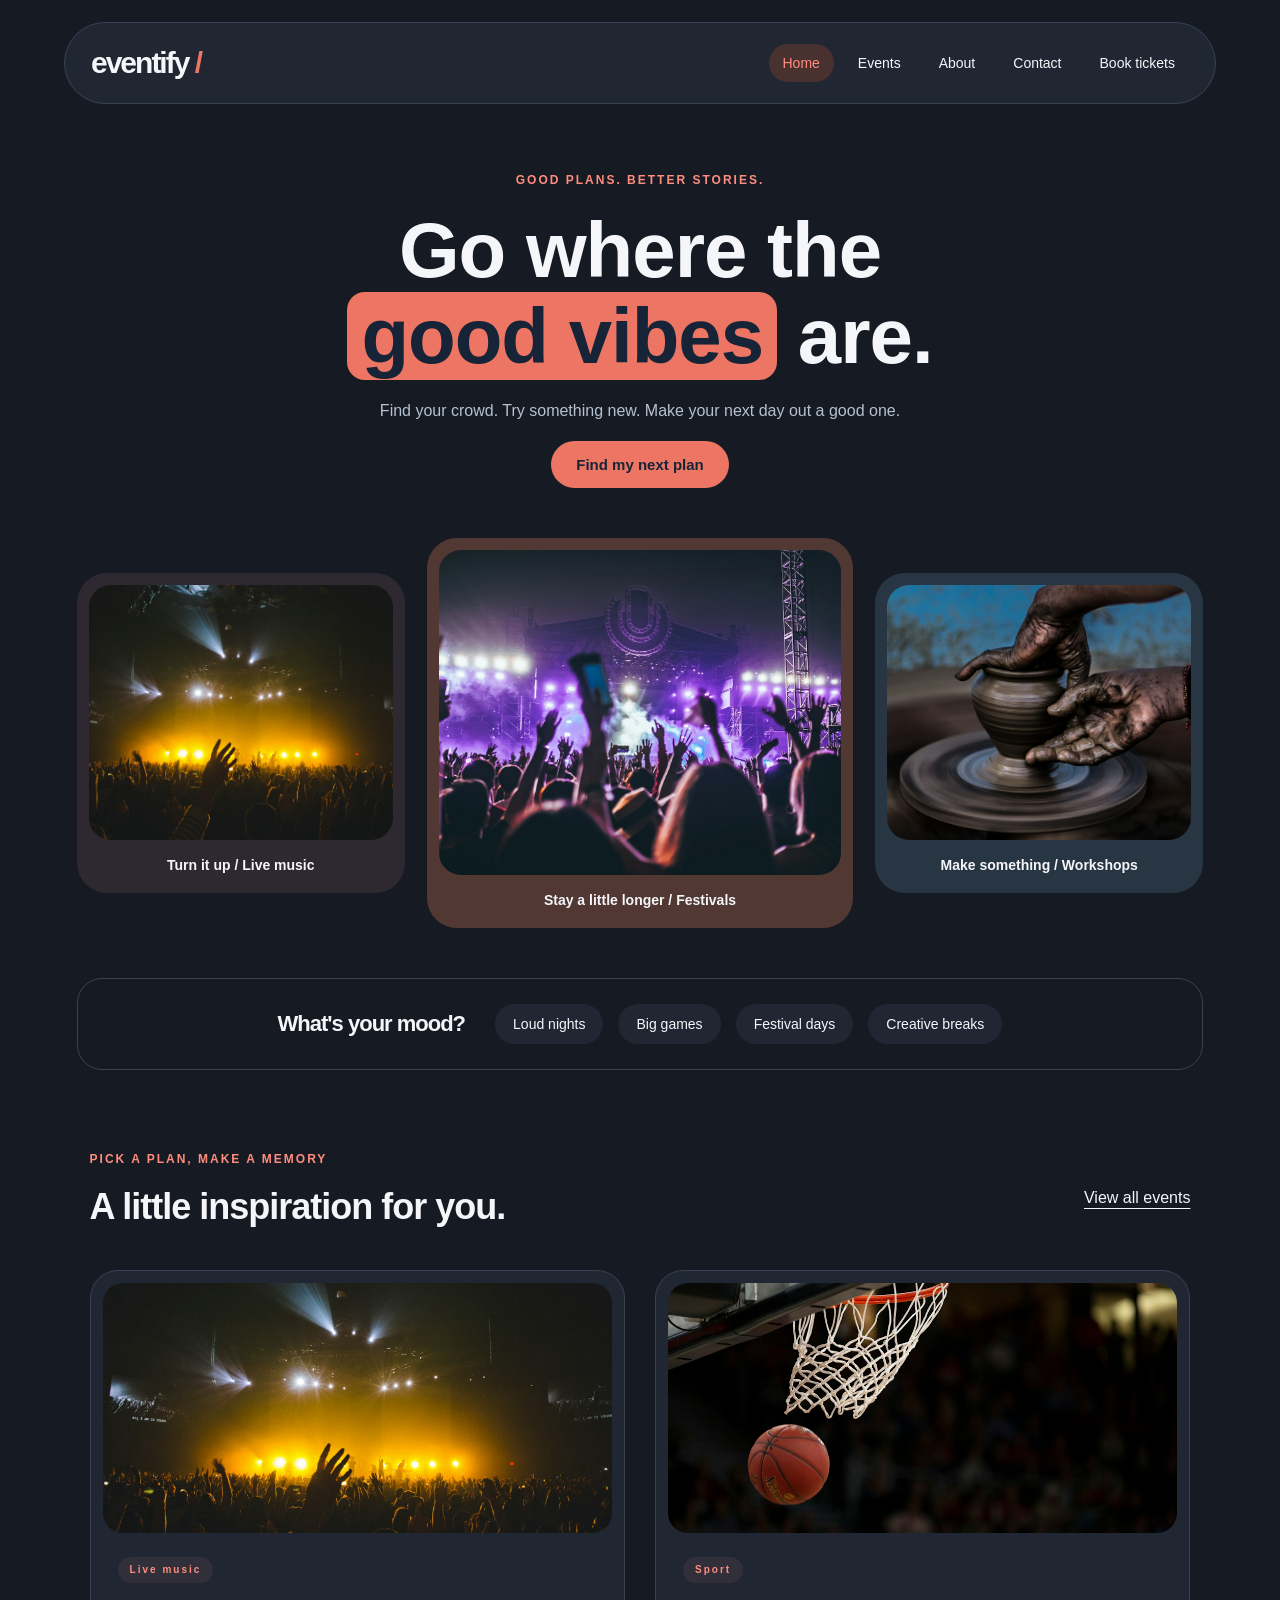
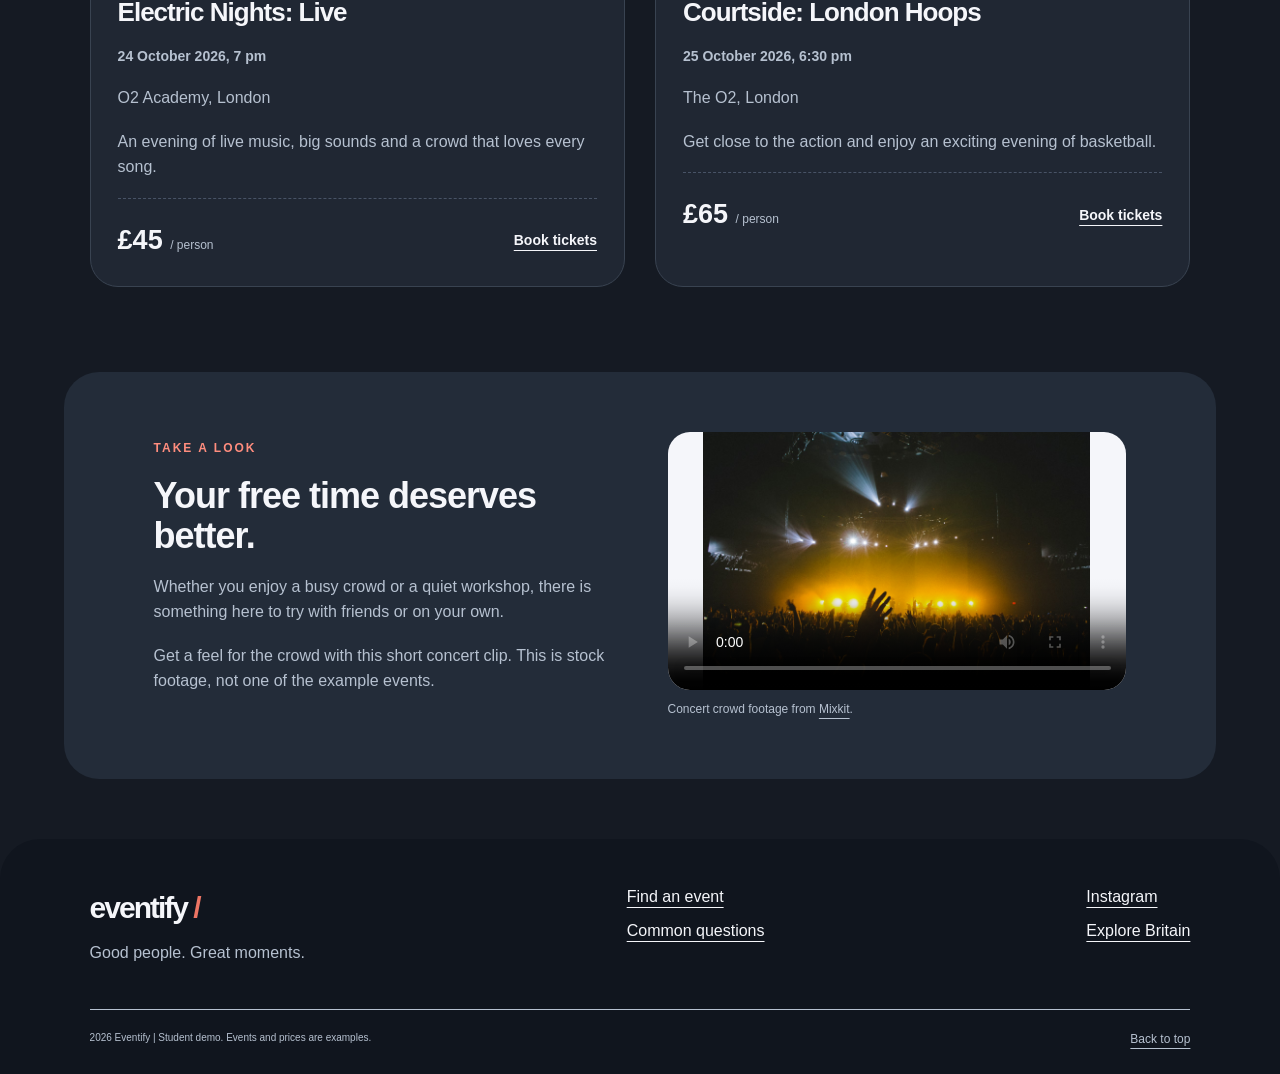
<file: index.html>
<!DOCTYPE html>
<html lang="en-GB">
<head>
  <meta charset="UTF-8">
  <meta name="viewport" content="width=device-width, initial-scale=1.0">
  <meta name="description" content="Discover music, sport, festivals and workshops with Eventify.">
  <title>Feel the moment - Eventify</title>
  <link rel="stylesheet" href="css/style.css">
</head>
<body id="top">
  <a class="skip" href="#main">Skip to content</a>
  <!-- The same menu appears on every page. -->
  <header>
    <a class="logo" href="index.html">eventify<span> /</span></a>
    <nav aria-label="Main menu">
      <a href="index.html" aria-current="page">Home</a>
      <a href="events.html">Events</a>
      <a href="about.html">About</a>
      <a href="contact.html">Contact</a>
      <a href="booking.html">Book tickets</a>
    </nav>
  </header>
  <main id="main">
    <section class="hero">
      <p class="eyebrow">GOOD PLANS. BETTER STORIES.</p>
      <h1>Go where the<br><span>good vibes</span> are.</h1>
      <p>Find your crowd. Try something new. Make your next day out a good one.</p>
      <a class="button" href="events.html">Find my next plan</a>
      <div class="photo-wall">
        <a class="photo-tile" href="events.html#concert"><img src="images/concert.jpg" alt="A crowd at a live concert"><span>Turn it up / Live music</span></a>
        <a class="photo-tile" href="events.html#festival"><img src="images/festival.jpg" alt="People enjoying a music festival"><span>Stay a little longer / Festivals</span></a>
        <a class="photo-tile" href="events.html#workshop"><img src="images/workshop.jpg" alt="Hands shaping a clay pot"><span>Make something / Workshops</span></a>
      </div>
    </section>
    <section class="mood-bar" aria-label="Choose your day out">
      <h2>What's your mood?</h2>
      <a href="events.html#concert">Loud nights</a>
      <a href="events.html#basketball">Big games</a>
      <a href="events.html#festival">Festival days</a>
      <a href="events.html#workshop">Creative breaks</a>
    </section>
    <section class="section">
      <div class="section-heading"><div><p class="eyebrow">PICK A PLAN, MAKE A MEMORY</p><h2>A little inspiration for you.</h2></div><a href="events.html">View all events</a></div>
      <div class="cards">      <article class="card" id="concert">
        <img src="images/concert.jpg" alt="Crowd watching a live concert" loading="lazy">
        <div class="card-body"><p class="eyebrow">Live music</p><h3>Electric Nights: Live</h3><p class="date">24 October 2026, 7 pm</p><p>O2 Academy, London</p><p>An evening of live music, big sounds and a crowd that loves every song.</p>
          <div class="card-bottom"><strong>&pound;45 <small>/ person</small></strong><a href="booking.html#concert">Book tickets</a></div>
        </div>
      </article>      <article class="card" id="basketball">
        <img src="images/basketball.jpg" alt="Basketball court inside an arena" loading="lazy">
        <div class="card-body"><p class="eyebrow">Sport</p><h3>Courtside: London Hoops</h3><p class="date">25 October 2026, 6:30 pm</p><p>The O2, London</p><p>Get close to the action and enjoy an exciting evening of basketball.</p>
          <div class="card-bottom"><strong>&pound;65 <small>/ person</small></strong><a href="booking.html#basketball">Book tickets</a></div>
        </div>
      </article></div>
    </section>
    <section class="split section dark" id="watch">
      <div><p class="eyebrow">TAKE A LOOK</p><h2>Your free time deserves better.</h2><p>Whether you enjoy a busy crowd or a quiet workshop, there is something here to try with friends or on your own.</p><p>Get a feel for the crowd with this short concert clip. This is stock footage, not one of the example events.</p></div>
      <figure><video controls preload="metadata" poster="images/concert.jpg"><source src="images/concert-video.mp4" type="video/mp4">Your browser cannot play this video. <a href="images/concert-video.mp4">Download the concert video</a>.</video><figcaption>Concert crowd footage from <a href="https://mixkit.co/free-stock-video/audience-at-a-concert-4269/">Mixkit</a>.</figcaption></figure>
    </section>
  </main>
  <footer>
    <div class="footer-top">
      <div><a class="logo" href="index.html">eventify<span> /</span></a><p>Good people. Great moments.</p></div>
      <div><a href="events.html">Find an event</a><br><a href="contact.html#faq">Common questions</a></div>
      <div><a href="https://www.instagram.com/">Instagram</a><br><a href="https://www.visitbritain.com/">Explore Britain</a></div>
    </div>
    <div class="footer-bottom"><small>2026 Eventify | Student demo. Events and prices are examples.</small><a href="#top">Back to top</a></div>
  </footer>
</body>
</html>
</file>
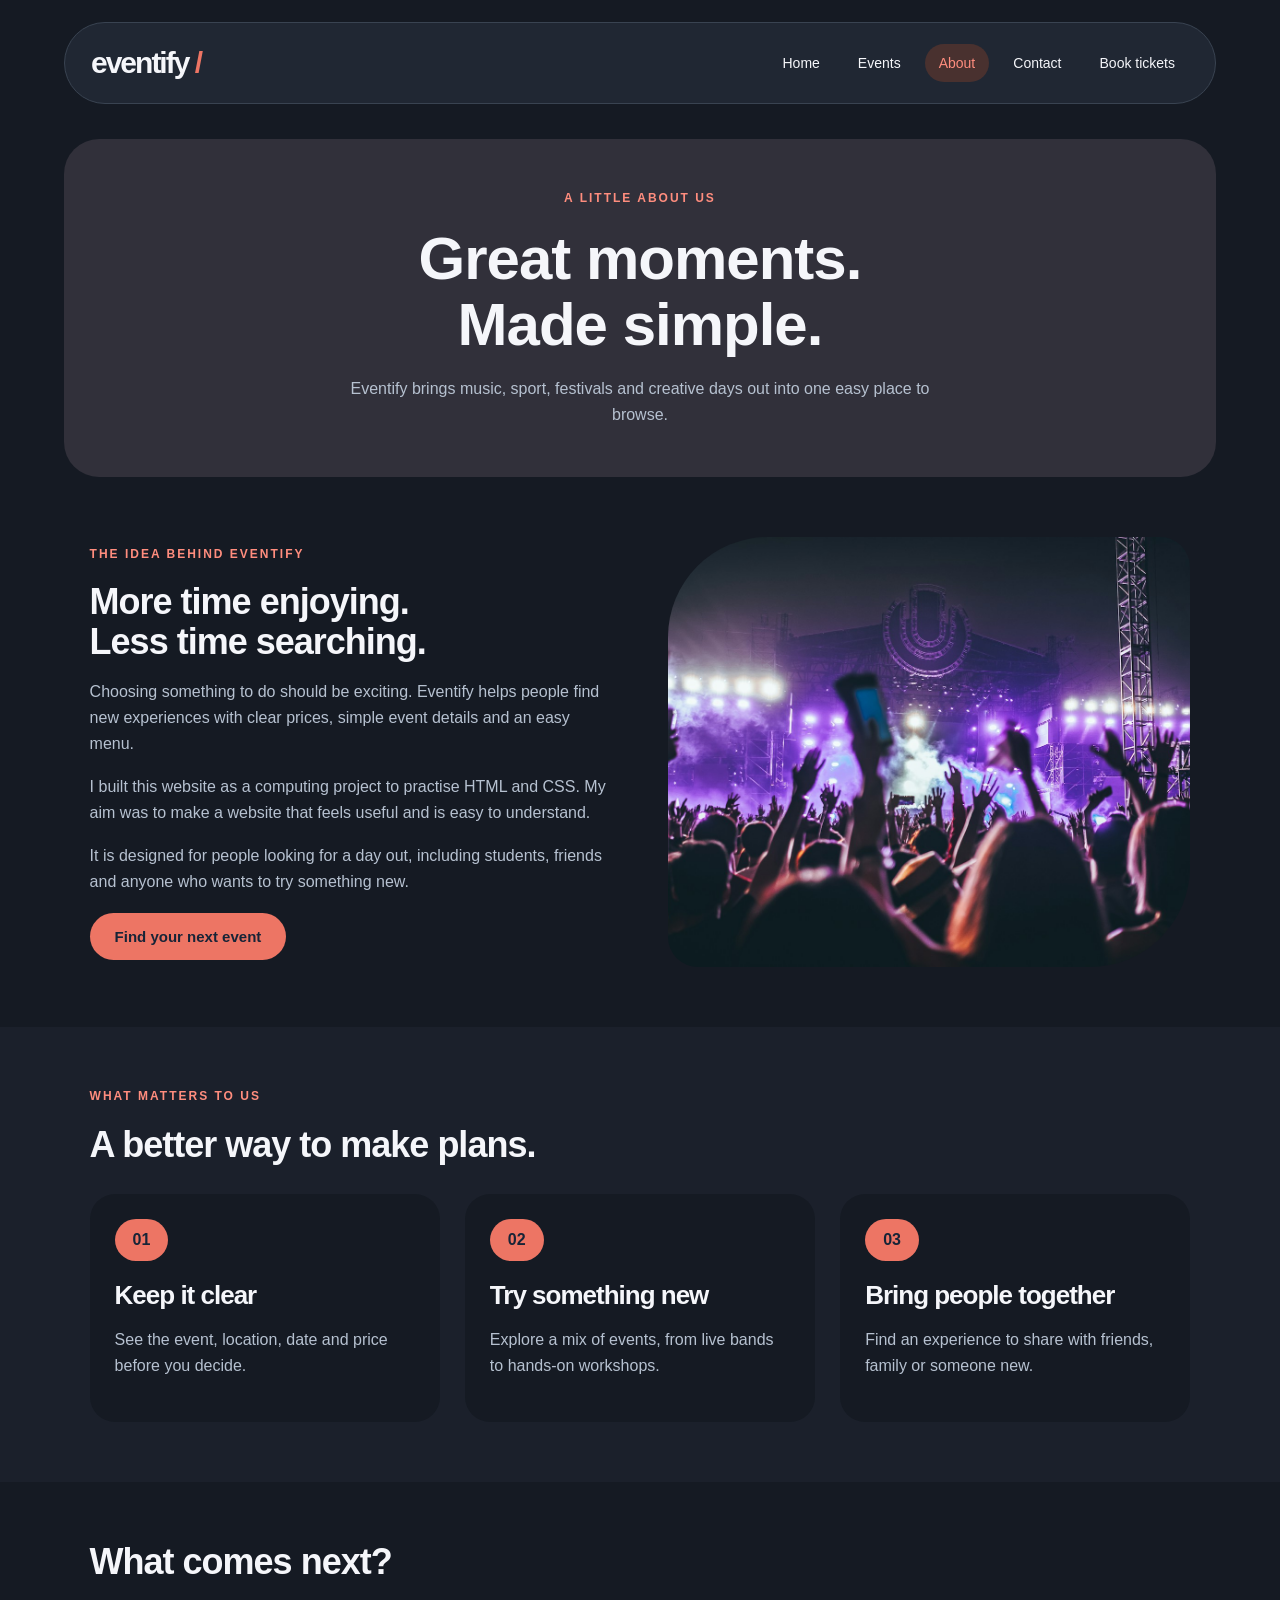
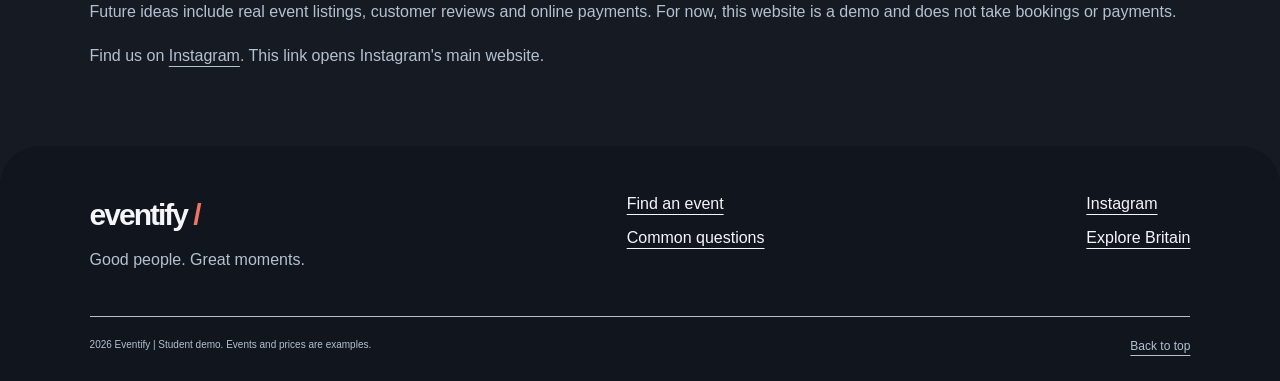
<file: about.html>
<!DOCTYPE html>
<html lang="en-GB">
<head>
  <meta charset="UTF-8">
  <meta name="viewport" content="width=device-width, initial-scale=1.0">
  <meta name="description" content="Discover music, sport, festivals and workshops with Eventify.">
  <title>About us - Eventify</title>
  <link rel="stylesheet" href="css/style.css">
</head>
<body id="top">
  <a class="skip" href="#main">Skip to content</a>
  <!-- The same menu appears on every page. -->
  <header>
    <a class="logo" href="index.html">eventify<span> /</span></a>
    <nav aria-label="Main menu">
      <a href="index.html">Home</a>
      <a href="events.html">Events</a>
      <a href="about.html" aria-current="page">About</a>
      <a href="contact.html">Contact</a>
      <a href="booking.html">Book tickets</a>
    </nav>
  </header>
  <main id="main">
    <section class="page-title"><p class="eyebrow">A LITTLE ABOUT US</p><h1>Great moments.<br>Made simple.</h1><p>Eventify brings music, sport, festivals and creative days out into one easy place to browse.</p></section>
    <section class="section split">

      <div><p class="eyebrow">THE IDEA BEHIND EVENTIFY</p><h2>More time enjoying.<br>Less time searching.</h2><p>Choosing something to do should be exciting. Eventify helps people find new experiences with clear prices, simple event details and an easy menu.</p><p>I built this website as a computing project to practise HTML and CSS. My aim was to make a website that feels useful and is easy to understand.</p><p>It is designed for people looking for a day out, including students, friends and anyone who wants to try something new.</p><a class="button" href="events.html">Find your next event</a></div>
      <img class="feature-photo" src="images/festival.jpg" alt="A festival crowd enjoying an outdoor performance">
    </section>
    <section class="section light"><p class="eyebrow">WHAT MATTERS TO US</p><h2>A better way to make plans.</h2><div class="three-columns"><article><span class="number">01</span><h3>Keep it clear</h3><p>See the event, location, date and price before you decide.</p></article><article><span class="number">02</span><h3>Try something new</h3><p>Explore a mix of events, from live bands to hands-on workshops.</p></article><article><span class="number">03</span><h3>Bring people together</h3><p>Find an experience to share with friends, family or someone new.</p></article></div></section>
    <section class="section"><h2>What comes next?</h2><p>Future ideas include real event listings, customer reviews and online payments. For now, this website is a demo and does not take bookings or payments.</p><p>Find us on <a href="https://www.instagram.com/">Instagram</a>. This link opens Instagram's main website.</p></section>
  </main>
  <footer>
    <div class="footer-top">
      <div><a class="logo" href="index.html">eventify<span> /</span></a><p>Good people. Great moments.</p></div>
      <div><a href="events.html">Find an event</a><br><a href="contact.html#faq">Common questions</a></div>
      <div><a href="https://www.instagram.com/">Instagram</a><br><a href="https://www.visitbritain.com/">Explore Britain</a></div>
    </div>
    <div class="footer-bottom"><small>2026 Eventify | Student demo. Events and prices are examples.</small><a href="#top">Back to top</a></div>
  </footer>
</body>
</html>
</file>
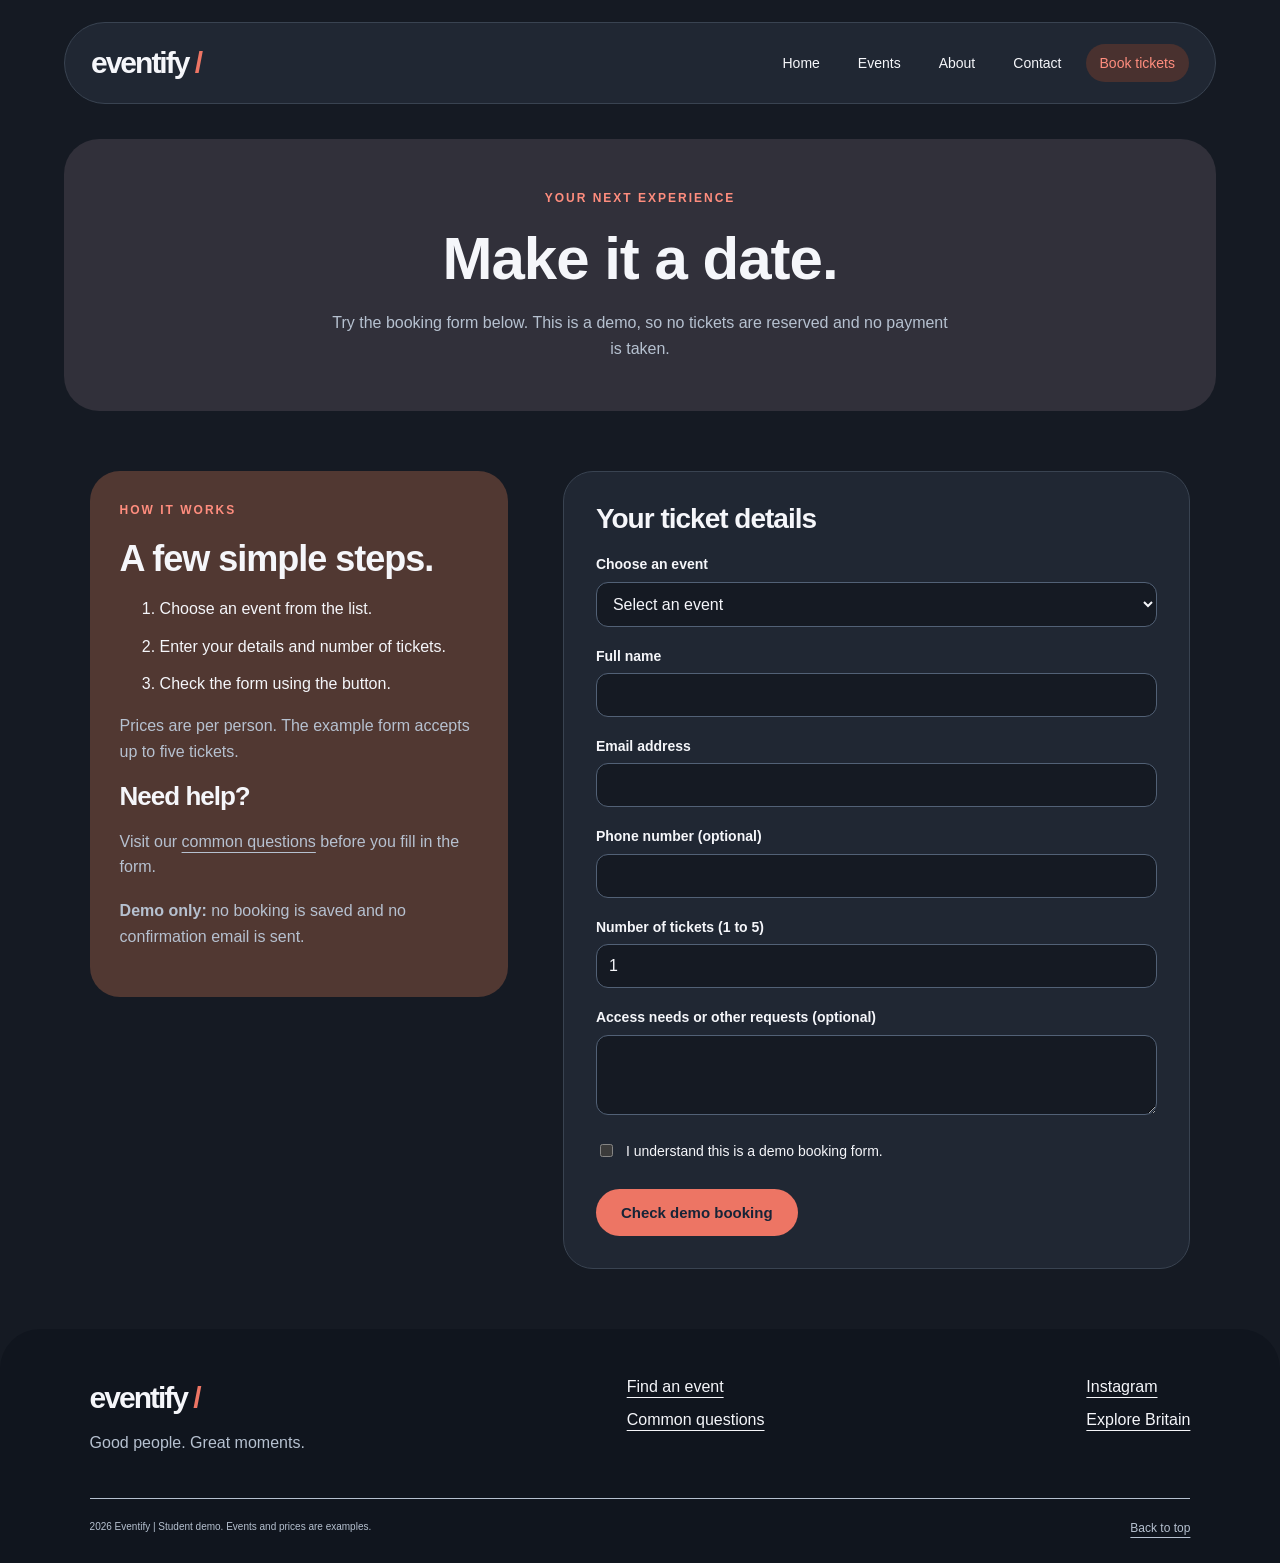
<file: booking.html>
<!DOCTYPE html>
<html lang="en-GB">
<head>
  <meta charset="UTF-8">
  <meta name="viewport" content="width=device-width, initial-scale=1.0">
  <meta name="description" content="Discover music, sport, festivals and workshops with Eventify.">
  <title>Book tickets - Eventify</title>
  <link rel="stylesheet" href="css/style.css">
</head>
<body id="top">
  <a class="skip" href="#main">Skip to content</a>
  <!-- The same menu appears on every page. -->
  <header>
    <a class="logo" href="index.html">eventify<span> /</span></a>
    <nav aria-label="Main menu">
      <a href="index.html">Home</a>
      <a href="events.html">Events</a>
      <a href="about.html">About</a>
      <a href="contact.html">Contact</a>
      <a href="booking.html" aria-current="page">Book tickets</a>
    </nav>
  </header>
  <main id="main">
    <section class="page-title"><p class="eyebrow">YOUR NEXT EXPERIENCE</p><h1>Make it a date.</h1><p>Try the booking form below. This is a demo, so no tickets are reserved and no payment is taken.</p></section>
    <section class="section split form-layout">
      <aside><p class="eyebrow">HOW IT WORKS</p><h2>A few simple steps.</h2><ol><li>Choose an event from the list.</li><li>Enter your details and number of tickets.</li><li>Check the form using the button.</li></ol><p>Prices are per person. The example form accepts up to five tickets.</p><h3>Need help?</h3><p>Visit our <a href="contact.html#faq">common questions</a> before you fill in the form.</p><p><strong>Demo only:</strong> no booking is saved and no confirmation email is sent.</p></aside>
      <div>
        <p class="notice" id="concert">You viewed Electric Nights: Live. Choose it from the event list below.</p>
        <p class="notice" id="basketball">You viewed Courtside: London Hoops. Choose it from the event list below.</p>
        <p class="notice" id="festival">You viewed Golden Hour Festival. Choose it from the event list below.</p>
        <p class="notice" id="workshop">You viewed Clay &amp; Create. Choose it from the event list below.</p>
        <p class="notice" id="demo" role="status">Demo complete. No booking was created, no details were saved and no payment was taken.</p>
        <!-- HTML checks required fields and the email format. -->
        <form action="booking.html#demo" method="get">
          <h2>Your ticket details</h2>
          <label for="event">Choose an event</label>
          <select id="event" required><option value="">Select an event</option><option>Electric Nights: Live - &pound;45</option><option>Courtside: London Hoops - &pound;65</option><option>Golden Hour Festival - &pound;89</option><option>Clay &amp; Create - &pound;35</option></select>
          <label for="fullname">Full name</label><input id="fullname" type="text" autocomplete="name" required>
          <label for="email">Email address</label><input id="email" type="email" autocomplete="email" required>
          <label for="phone">Phone number (optional)</label><input id="phone" type="tel" autocomplete="tel">
          <label for="tickets">Number of tickets (1 to 5)</label><input id="tickets" type="number" min="1" max="5" value="1" required>
          <label for="notes">Access needs or other requests (optional)</label><textarea id="notes" rows="3"></textarea>
          <label class="check"><input type="checkbox" required> I understand this is a demo booking form.</label>
          <button class="button" type="submit">Check demo booking</button>
        </form>
      </div>
    </section>
  </main>
  <footer>
    <div class="footer-top">
      <div><a class="logo" href="index.html">eventify<span> /</span></a><p>Good people. Great moments.</p></div>
      <div><a href="events.html">Find an event</a><br><a href="contact.html#faq">Common questions</a></div>
      <div><a href="https://www.instagram.com/">Instagram</a><br><a href="https://www.visitbritain.com/">Explore Britain</a></div>
    </div>
    <div class="footer-bottom"><small>2026 Eventify | Student demo. Events and prices are examples.</small><a href="#top">Back to top</a></div>
  </footer>
</body>
</html>
</file>
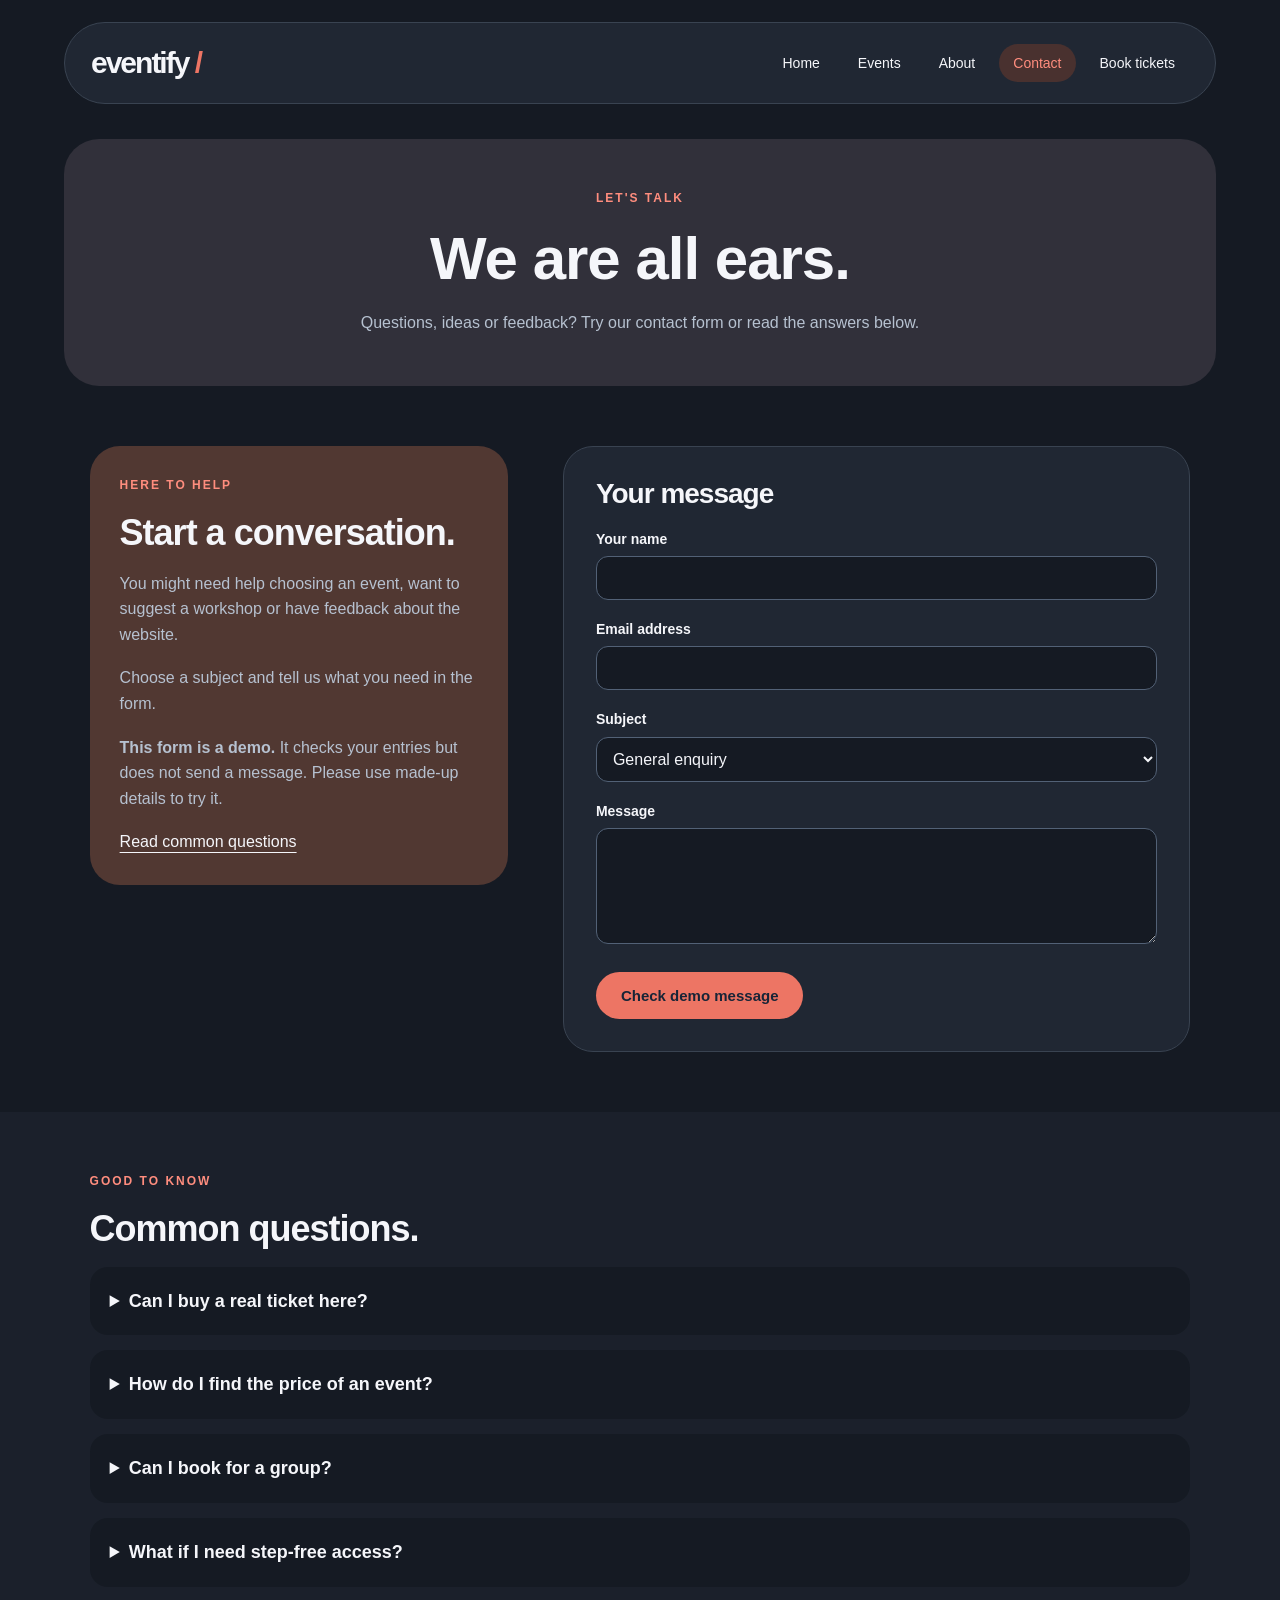
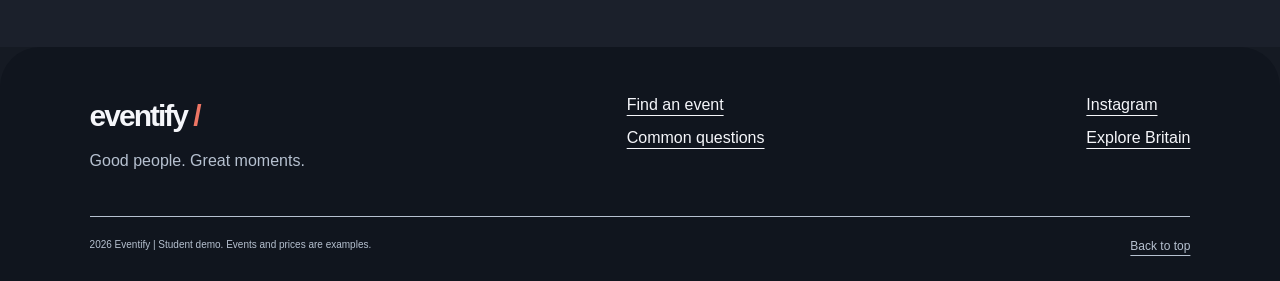
<file: contact.html>
<!DOCTYPE html>
<html lang="en-GB">
<head>
  <meta charset="UTF-8">
  <meta name="viewport" content="width=device-width, initial-scale=1.0">
  <meta name="description" content="Discover music, sport, festivals and workshops with Eventify.">
  <title>Contact us - Eventify</title>
  <link rel="stylesheet" href="css/style.css">
</head>
<body id="top">
  <a class="skip" href="#main">Skip to content</a>
  <!-- The same menu appears on every page. -->
  <header>
    <a class="logo" href="index.html">eventify<span> /</span></a>
    <nav aria-label="Main menu">
      <a href="index.html">Home</a>
      <a href="events.html">Events</a>
      <a href="about.html">About</a>
      <a href="contact.html" aria-current="page">Contact</a>
      <a href="booking.html">Book tickets</a>
    </nav>
  </header>
  <main id="main">
    <section class="page-title"><p class="eyebrow">LET'S TALK</p><h1>We are all ears.</h1><p>Questions, ideas or feedback? Try our contact form or read the answers below.</p></section>
    <section class="section split form-layout">
      <aside><p class="eyebrow">HERE TO HELP</p><h2>Start a conversation.</h2><p>You might need help choosing an event, want to suggest a workshop or have feedback about the website.</p><p>Choose a subject and tell us what you need in the form.</p><p><strong>This form is a demo.</strong> It checks your entries but does not send a message. Please use made-up details to try it.</p><a href="#faq">Read common questions</a></aside>
      <div><p class="notice" id="demo" role="status">Demo complete. Your form was checked. No message was sent and no details were saved.</p>
        <form action="contact.html#demo" method="get"><h2>Your message</h2>
          <label for="name">Your name</label><input id="name" type="text" autocomplete="name" required>
          <label for="email">Email address</label><input id="email" type="email" autocomplete="email" required>
          <label for="subject">Subject</label><select id="subject"><option>General enquiry</option><option>Booking help</option><option>Suggest an event</option><option>Website feedback</option></select>
          <label for="message">Message</label><textarea id="message" rows="5" required></textarea>
          <button class="button" type="submit">Check demo message</button>
        </form>
      </div>
    </section>
    <section class="section light" id="faq"><p class="eyebrow">GOOD TO KNOW</p><h2>Common questions.</h2>
      <details><summary>Can I buy a real ticket here?</summary><p>No. Eventify is a student demo. The events and prices are examples, and the booking form does not reserve tickets.</p></details>
      <details><summary>How do I find the price of an event?</summary><p>Open the Events page. Each event has a price per person, and there is a table to help you compare them.</p></details>
      <details><summary>Can I book for a group?</summary><p>The example form lets you choose one to five tickets. A real service would need a booking system to check places and take payments.</p></details>
      <details><summary>What if I need step-free access?</summary><p>For a real event, check access details directly with the venue before paying. The demo form includes a space to try adding access requests.</p></details>
    </section>
  </main>
  <footer>
    <div class="footer-top">
      <div><a class="logo" href="index.html">eventify<span> /</span></a><p>Good people. Great moments.</p></div>
      <div><a href="events.html">Find an event</a><br><a href="contact.html#faq">Common questions</a></div>
      <div><a href="https://www.instagram.com/">Instagram</a><br><a href="https://www.visitbritain.com/">Explore Britain</a></div>
    </div>
    <div class="footer-bottom"><small>2026 Eventify | Student demo. Events and prices are examples.</small><a href="#top">Back to top</a></div>
  </footer>
</body>
</html>
</file>
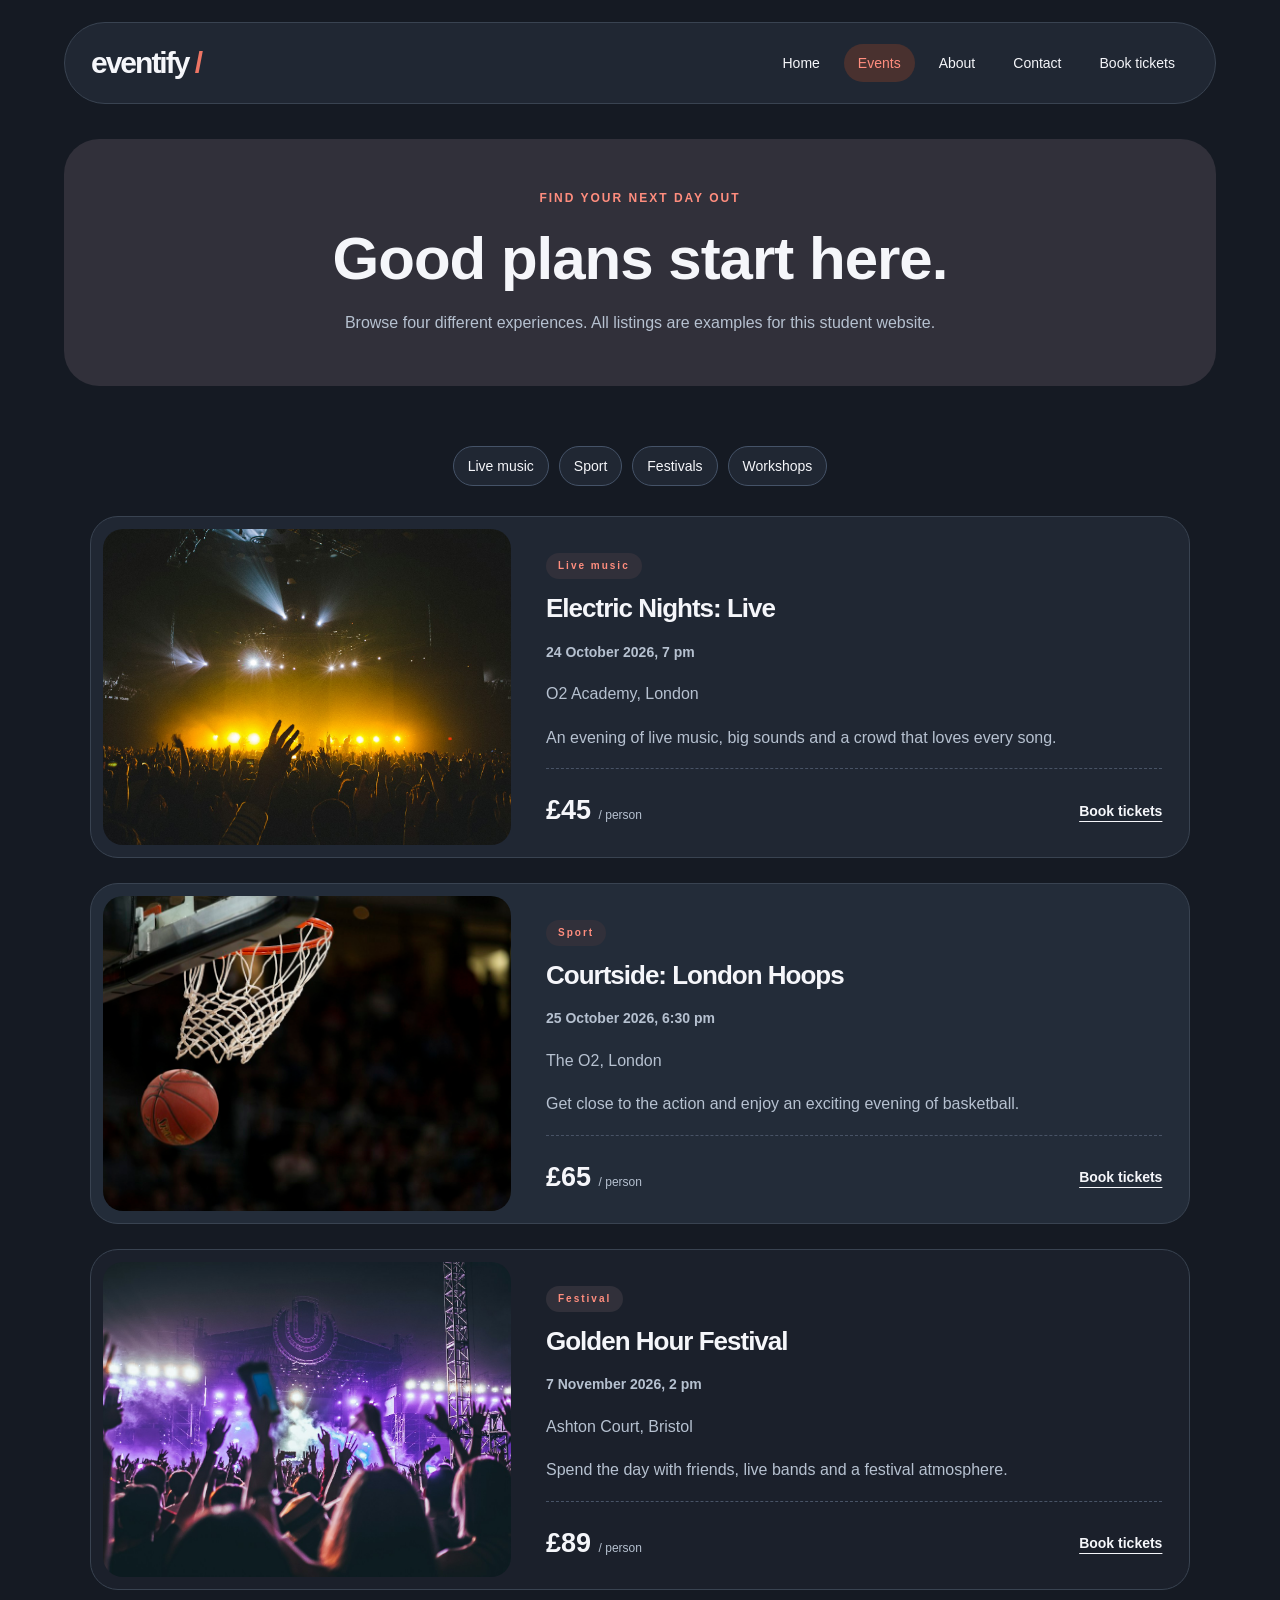
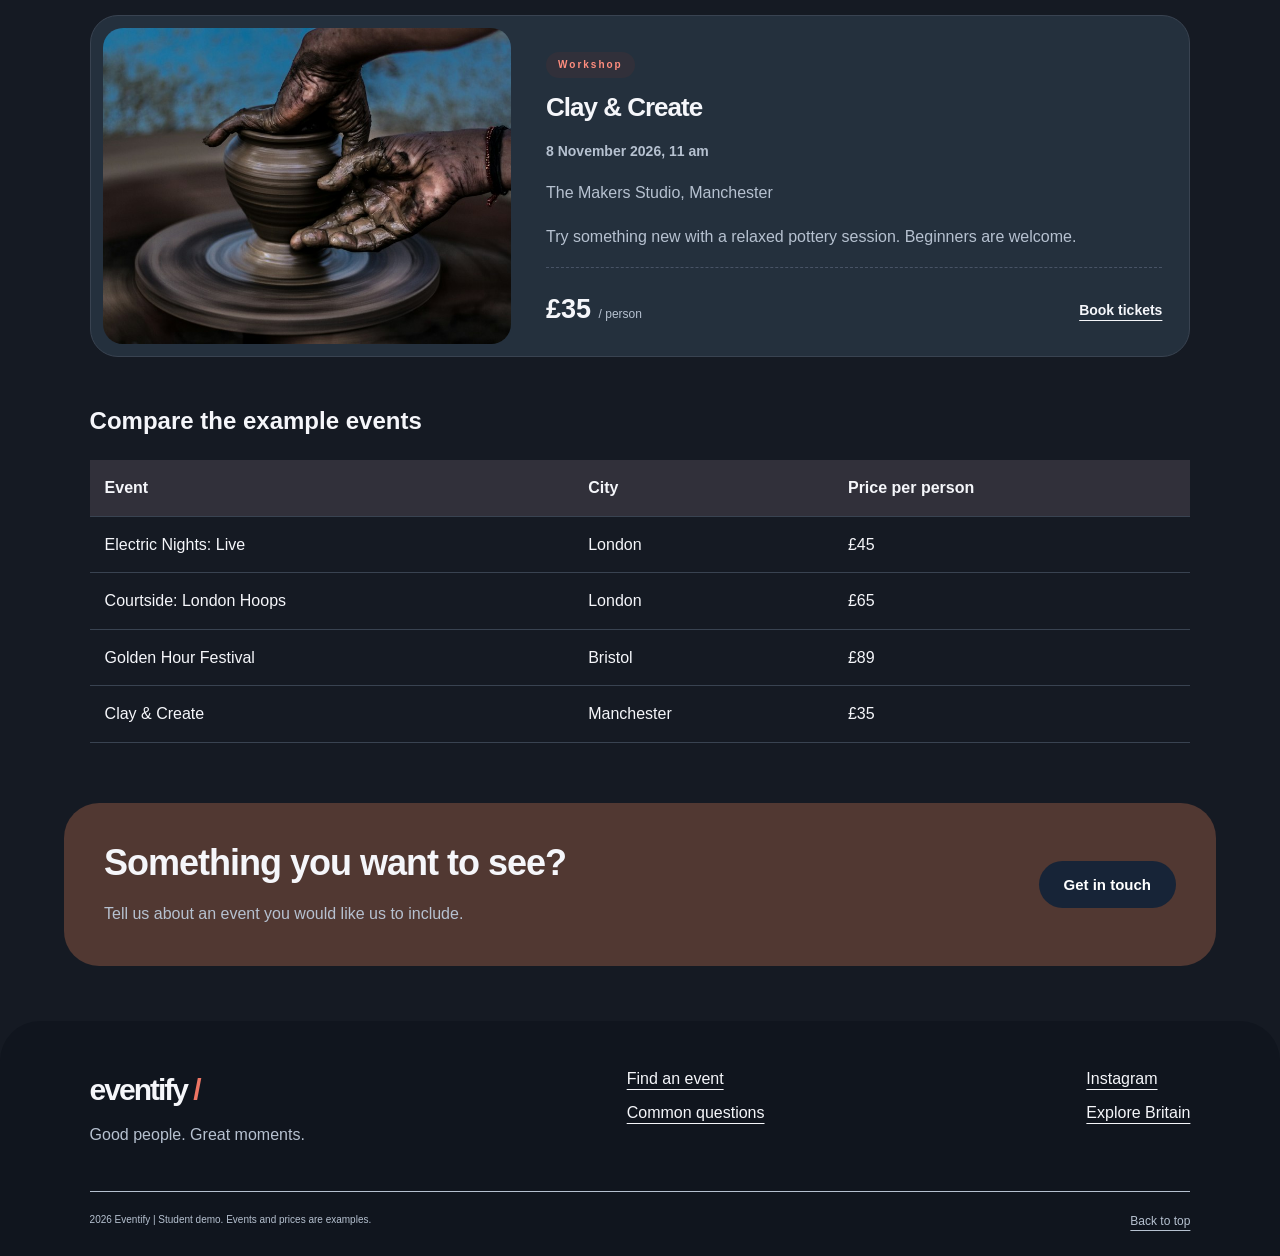
<file: events.html>
<!DOCTYPE html>
<html lang="en-GB">
<head>
  <meta charset="UTF-8">
  <meta name="viewport" content="width=device-width, initial-scale=1.0">
  <meta name="description" content="Discover music, sport, festivals and workshops with Eventify.">
  <title>Explore events - Eventify</title>
  <link rel="stylesheet" href="css/style.css">
</head>
<body id="top">
  <a class="skip" href="#main">Skip to content</a>
  <!-- The same menu appears on every page. -->
  <header>
    <a class="logo" href="index.html">eventify<span> /</span></a>
    <nav aria-label="Main menu">
      <a href="index.html">Home</a>
      <a href="events.html" aria-current="page">Events</a>
      <a href="about.html">About</a>
      <a href="contact.html">Contact</a>
      <a href="booking.html">Book tickets</a>
    </nav>
  </header>
  <main id="main">
    <section class="page-title"><p class="eyebrow">FIND YOUR NEXT DAY OUT</p><h1>Good plans start here.</h1><p>Browse four different experiences. All listings are examples for this student website.</p></section>
    <section class="section">
      <nav class="categories" aria-label="Jump to an event"><a href="#concert">Live music</a><a href="#basketball">Sport</a><a href="#festival">Festivals</a><a href="#workshop">Workshops</a></nav>
      <div class="event-list">      <article class="card" id="concert">
        <img src="images/concert.jpg" alt="Crowd watching a live concert" loading="lazy">
        <div class="card-body"><p class="eyebrow">Live music</p><h3>Electric Nights: Live</h3><p class="date">24 October 2026, 7 pm</p><p>O2 Academy, London</p><p>An evening of live music, big sounds and a crowd that loves every song.</p>
          <div class="card-bottom"><strong>&pound;45 <small>/ person</small></strong><a href="booking.html#concert">Book tickets</a></div>
        </div>
      </article>      <article class="card" id="basketball">
        <img src="images/basketball.jpg" alt="Basketball court inside an arena" loading="lazy">
        <div class="card-body"><p class="eyebrow">Sport</p><h3>Courtside: London Hoops</h3><p class="date">25 October 2026, 6:30 pm</p><p>The O2, London</p><p>Get close to the action and enjoy an exciting evening of basketball.</p>
          <div class="card-bottom"><strong>&pound;65 <small>/ person</small></strong><a href="booking.html#basketball">Book tickets</a></div>
        </div>
      </article>      <article class="card" id="festival">
        <img src="images/festival.jpg" alt="People at an outdoor music festival" loading="lazy">
        <div class="card-body"><p class="eyebrow">Festival</p><h3>Golden Hour Festival</h3><p class="date">7 November 2026, 2 pm</p><p>Ashton Court, Bristol</p><p>Spend the day with friends, live bands and a festival atmosphere.</p>
          <div class="card-bottom"><strong>&pound;89 <small>/ person</small></strong><a href="booking.html#festival">Book tickets</a></div>
        </div>
      </article>      <article class="card" id="workshop">
        <img src="images/workshop.jpg" alt="Hands shaping a clay pot on a pottery wheel" loading="lazy">
        <div class="card-body"><p class="eyebrow">Workshop</p><h3>Clay &amp; Create</h3><p class="date">8 November 2026, 11 am</p><p>The Makers Studio, Manchester</p><p>Try something new with a relaxed pottery session. Beginners are welcome.</p>
          <div class="card-bottom"><strong>&pound;35 <small>/ person</small></strong><a href="booking.html#workshop">Book tickets</a></div>
        </div>
      </article></div>
      <div class="table-wrap"><table><caption>Compare the example events</caption><thead><tr><th scope="col">Event</th><th scope="col">City</th><th scope="col">Price per person</th></tr></thead><tbody><tr><th scope="row">Electric Nights: Live</th><td>London</td><td>&pound;45</td></tr><tr><th scope="row">Courtside: London Hoops</th><td>London</td><td>&pound;65</td></tr><tr><th scope="row">Golden Hour Festival</th><td>Bristol</td><td>&pound;89</td></tr><tr><th scope="row">Clay &amp; Create</th><td>Manchester</td><td>&pound;35</td></tr></tbody></table></div>
    </section>
    <section class="banner"><div><h2>Something you want to see?</h2><p>Tell us about an event you would like us to include.</p></div><a class="button white" href="contact.html">Get in touch</a></section>
  </main>
  <footer>
    <div class="footer-top">
      <div><a class="logo" href="index.html">eventify<span> /</span></a><p>Good people. Great moments.</p></div>
      <div><a href="events.html">Find an event</a><br><a href="contact.html#faq">Common questions</a></div>
      <div><a href="https://www.instagram.com/">Instagram</a><br><a href="https://www.visitbritain.com/">Explore Britain</a></div>
    </div>
    <div class="footer-bottom"><small>2026 Eventify | Student demo. Events and prices are examples.</small><a href="#top">Back to top</a></div>
  </footer>
</body>
</html>
</file>
<file: css/style.css>
/* Coral, white, charcoal, navy, blue-grey and reddish brown. */
* { box-sizing: border-box; }
html { scroll-behavior: smooth; }
body { margin: 0; background: #151a23; color: #f5f6fa; font: 16px/1.6 Arial, sans-serif; }
a { color: inherit; text-underline-offset: 5px; }
a:hover { color: #ffad9f; }
img, video { width: 100%; display: block; }
h1, h2, h3, p { margin: 0 0 18px; }
h1, h2, h3 { line-height: 1.1; letter-spacing: -1px; }
h1 { font-size: 60px; }
h2 { font-size: 36px; }
h3 { font-size: 26px; }
p { color: #b6c1d0; }
section[id], article[id], .notice { scroll-margin-top: 25px; }
/* A rounded menu sits above every page. */
header { margin: 22px 5%; padding: 16px 26px; background: #202733; border: 1px solid #394351; border-radius: 50px; display: flex; align-items: center; justify-content: space-between; gap: 25px; }
.logo { font-size: 30px; font-weight: bold; text-decoration: none; letter-spacing: -2px; }
.logo span { color: #ed7564; }
nav { display: flex; flex-wrap: wrap; gap: 10px; }
nav a { text-decoration: none; font-size: 14px; padding: 8px 14px; border-radius: 25px; }
nav a:hover, nav a[aria-current="page"] { background: #49312f; color: #ff8d7e; }
.skip { position: absolute; left: -9999px; }
.skip:focus { left: 10px; top: 10px; padding: 12px; color: white; background: #202733; z-index: 5; }
:focus-visible { outline: 3px solid #ed7564; outline-offset: 4px; }
/* Shared sections and buttons */
.section { padding: 60px 7%; }
.eyebrow { color: #ff8d7e; font-size: 12px; font-weight: bold; letter-spacing: 2px; }
.button { display: inline-block; background: #ed7564; color: #172437; border: 0; border-radius: 30px; padding: 15px 25px; text-decoration: none; font: bold 15px Arial, sans-serif; cursor: pointer; }
.button:hover { color: #172437; background: #ffa091; }
.text-link { display: inline-block; margin: 18px; }
.split { display: grid; grid-template-columns: 1fr 1fr; gap: 55px; align-items: center; }
.light { background: #1b202b; }
.dark { margin: 25px 5% 60px; border-radius: 35px; background: #232c39; }
.page-title { margin: 35px 5% 0; padding: 50px 8%; background: #31303a; border-radius: 35px; text-align: center; }
.page-title p:last-child { max-width: 620px; margin: 0 auto; }
/* A centred headline and a three-photo collage */
.hero { padding: 45px 6% 10px; text-align: center; }
.hero h1 { font-size: 78px; }
.hero h1 span { color: #172437; background: #ed7564; padding: 0 14px; border-radius: 18px; }
.hero > p { max-width: 600px; margin-left: auto; margin-right: auto; }
.photo-wall { display: grid; grid-template-columns: 1fr 1.3fr 1fr; gap: 22px; margin: 50px auto 25px; align-items: center; max-width: 1200px; }
.photo-tile { display: block; padding: 12px; background: #2e2830; border-radius: 30px; text-decoration: none; }
.photo-tile:nth-child(2) { background: #513832; }
.photo-tile:nth-child(3) { background: #283543; }
.photo-tile img { height: 255px; object-fit: cover; border-radius: 22px; }
.photo-tile:nth-child(2) img { height: 325px; }
.photo-tile span { display: block; font-weight: bold; font-size: 14px; padding: 14px 5px 4px; }
.mood-bar { margin: 15px 6% 20px; padding: 25px; border: 1px solid #394351; border-radius: 25px; display: flex; gap: 15px; align-items: center; justify-content: center; flex-wrap: wrap; }
.mood-bar h2 { margin: 0 15px 0 0; font-size: 22px; }
.mood-bar a { padding: 9px 18px; background: #202733; border-radius: 25px; text-decoration: none; font-size: 14px; }
.section-heading { display: flex; justify-content: space-between; align-items: center; gap: 25px; margin-bottom: 25px; }
/* Rounded cards at home, wide event rows on the events page */
.cards { display: grid; grid-template-columns: 1fr 1fr; gap: 30px; }
.card { background: #202733; padding: 12px; border: 1px solid #394351; border-radius: 28px; }
.card > img { height: 250px; object-fit: cover; border-radius: 20px; }
.card-body { padding: 22px 15px 12px; }
.card .eyebrow { display: inline-block; background: #31303a; border-radius: 20px; padding: 5px 12px; font-size: 10px; margin-bottom: 15px; }
.date { font-size: 14px; font-weight: bold; }
.card-bottom { border-top: 1px dashed #485366; padding-top: 20px; display: flex; flex-wrap: wrap; justify-content: space-between; gap: 15px; align-items: center; }
.card-bottom strong { font-size: 27px; }
.card-bottom small { font-size: 12px; color: #b6c1d0; font-weight: normal; }
.card-bottom a { font-size: 14px; font-weight: bold; }
.event-list { display: grid; gap: 25px; }
.event-list .card { display: grid; grid-template-columns: 38% 1fr; gap: 20px; }
.event-list .card > img { height: 100%; min-height: 300px; }
.event-list .card:nth-child(2) { background: #232c39; }
.event-list .card:nth-child(3) { background: #1b202b; }
.event-list .card:nth-child(4) { background: #24303d; }
.categories { margin-bottom: 30px; justify-content: center; }
.categories a { border: 1px solid #455368; background: #202733; }
.table-wrap { overflow-x: auto; margin-top: 45px; }
table { width: 100%; border-collapse: collapse; text-align: left; }
caption { text-align: left; font-weight: bold; font-size: 24px; padding-bottom: 20px; }
th, td { padding: 15px; border-bottom: 1px solid #394351; }
thead { background: #31303a; }
tbody th { font-weight: normal; }
.banner { background: #513832; margin: 0 5% 55px; border-radius: 35px; padding: 40px; display: flex; align-items: center; justify-content: space-between; gap: 25px; }
.banner p { margin: 0; }
.white { background: #172437; color: white; }
/* About and video sections */
.feature-photo { height: 430px; object-fit: cover; border-radius: 100px 30px 100px 30px; }
.three-columns { display: grid; grid-template-columns: 1fr 1fr 1fr; gap: 25px; margin-top: 30px; }
.three-columns article { background: #151a23; border-radius: 25px; padding: 25px; }
.number { display: inline-block; color: #172437; background: #ed7564; padding: 8px 18px; border-radius: 30px; font-weight: bold; margin-bottom: 20px; }
figure { margin: 0; }
video { background: #f5f6fa; aspect-ratio: 16 / 9; border-radius: 22px; }
figcaption { color: #b6c1d0; font-size: 12px; margin-top: 10px; }
/* Forms and questions */
.form-layout { align-items: start; grid-template-columns: 0.8fr 1.2fr; }
.form-layout aside { background: #513832; padding: 30px; border-radius: 30px; }
form { background: #202733; border: 1px solid #394351; padding: 32px; border-radius: 30px; }
form h2 { font-size: 28px; }
label { display: block; font-size: 14px; font-weight: bold; margin: 18px 0 6px; }
input, select, textarea { width: 100%; color-scheme: dark; background: #151a23; color: #f5f6fa; border: 1px solid #526176; border-radius: 12px; padding: 12px; font: 16px Arial, sans-serif; }
textarea { resize: vertical; }
.check { display: flex; align-items: start; gap: 10px; font-weight: normal; }
.check input { width: auto; margin-top: 4px; }
form .button { margin-top: 20px; }
li { margin-bottom: 12px; }
.notice { display: none; padding: 20px; border-radius: 18px; background: #232c39; }
.notice:target { display: block; }
details { padding: 20px; margin-top: 15px; background: #151a23; border-radius: 18px; }
summary { cursor: pointer; font-weight: bold; font-size: 18px; }
details p { margin: 18px 0 0; max-width: 750px; }
/* Charcoal footer with coral highlights. */
footer { background: #10151e; color: #f5f6fa; border-radius: 40px 40px 0 0; padding: 45px 7% 25px; }
footer .logo span { color: #ed7564; }
footer p, .footer-bottom { color: #b6c1d0; }
footer a:hover { color: #ed7564; }
.footer-top { display: flex; justify-content: space-between; gap: 30px; padding-bottom: 25px; }
.footer-top a { display: inline-block; margin-bottom: 8px; }
.footer-bottom { border-top: 1px solid #b6c1d0; padding-top: 20px; display: flex; justify-content: space-between; gap: 20px; font-size: 12px; }
/* Stack the columns on phones. */
@media (max-width: 800px) {
  header { border-radius: 25px; flex-direction: column; align-items: start; padding: 18px; gap: 10px; }
  nav { gap: 5px; }
  nav a { padding: 7px 10px; }
  h1, .hero h1 { font-size: 46px; }
  h2 { font-size: 30px; }
  .hero { padding-top: 25px; }
  .photo-wall { grid-template-columns: 1fr; margin-top: 35px; }
  .photo-tile img, .photo-tile:nth-child(2) img { height: 240px; }
  .cards, .split, .three-columns, .event-list .card { grid-template-columns: 1fr; }
  .event-list .card > img { min-height: 0; height: 240px; }
  .section { padding: 40px 6%; }
  .split { gap: 25px; }
  .page-title { padding: 35px 7%; }
  .section-heading, .banner, .footer-top, .footer-bottom { flex-direction: column; align-items: start; }
  .feature-photo { height: 300px; }
  form { padding: 23px; }
}
@media (prefers-reduced-motion: reduce) {
  html { scroll-behavior: auto; }
}
</file>
